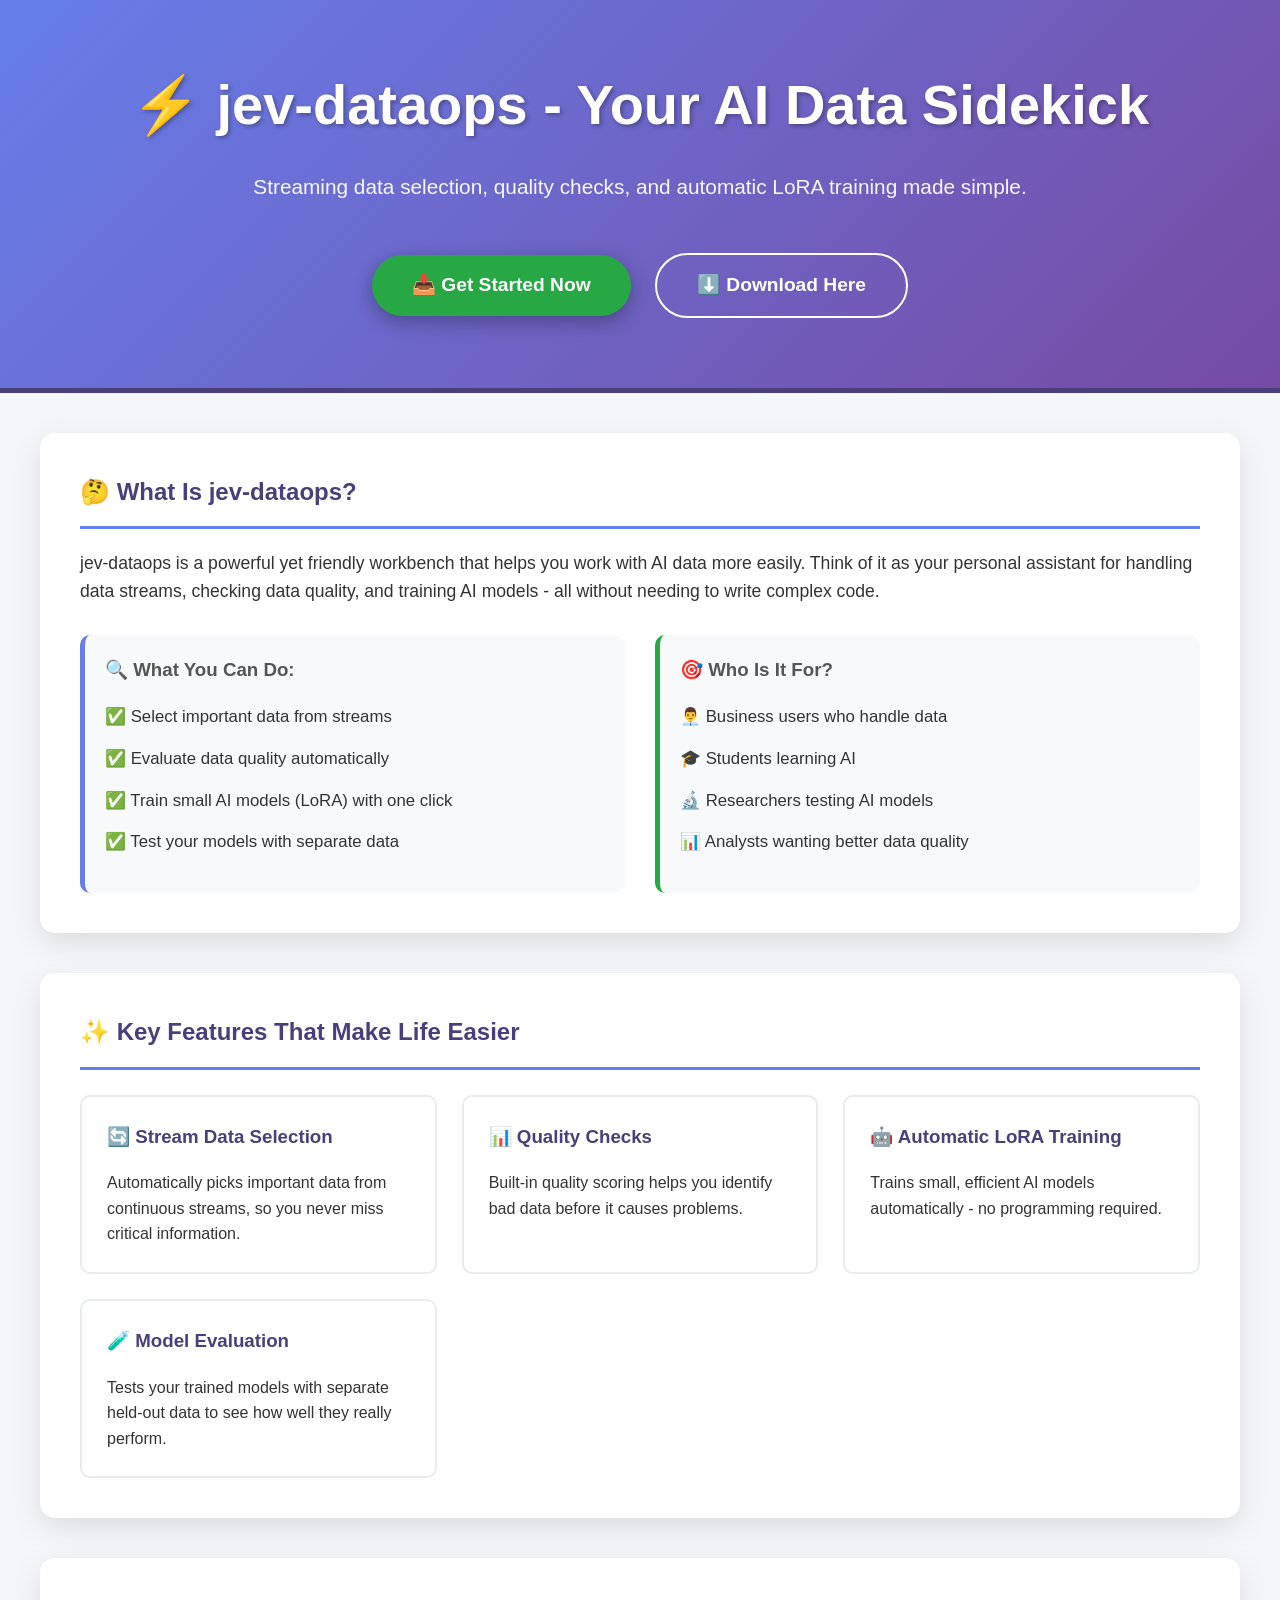
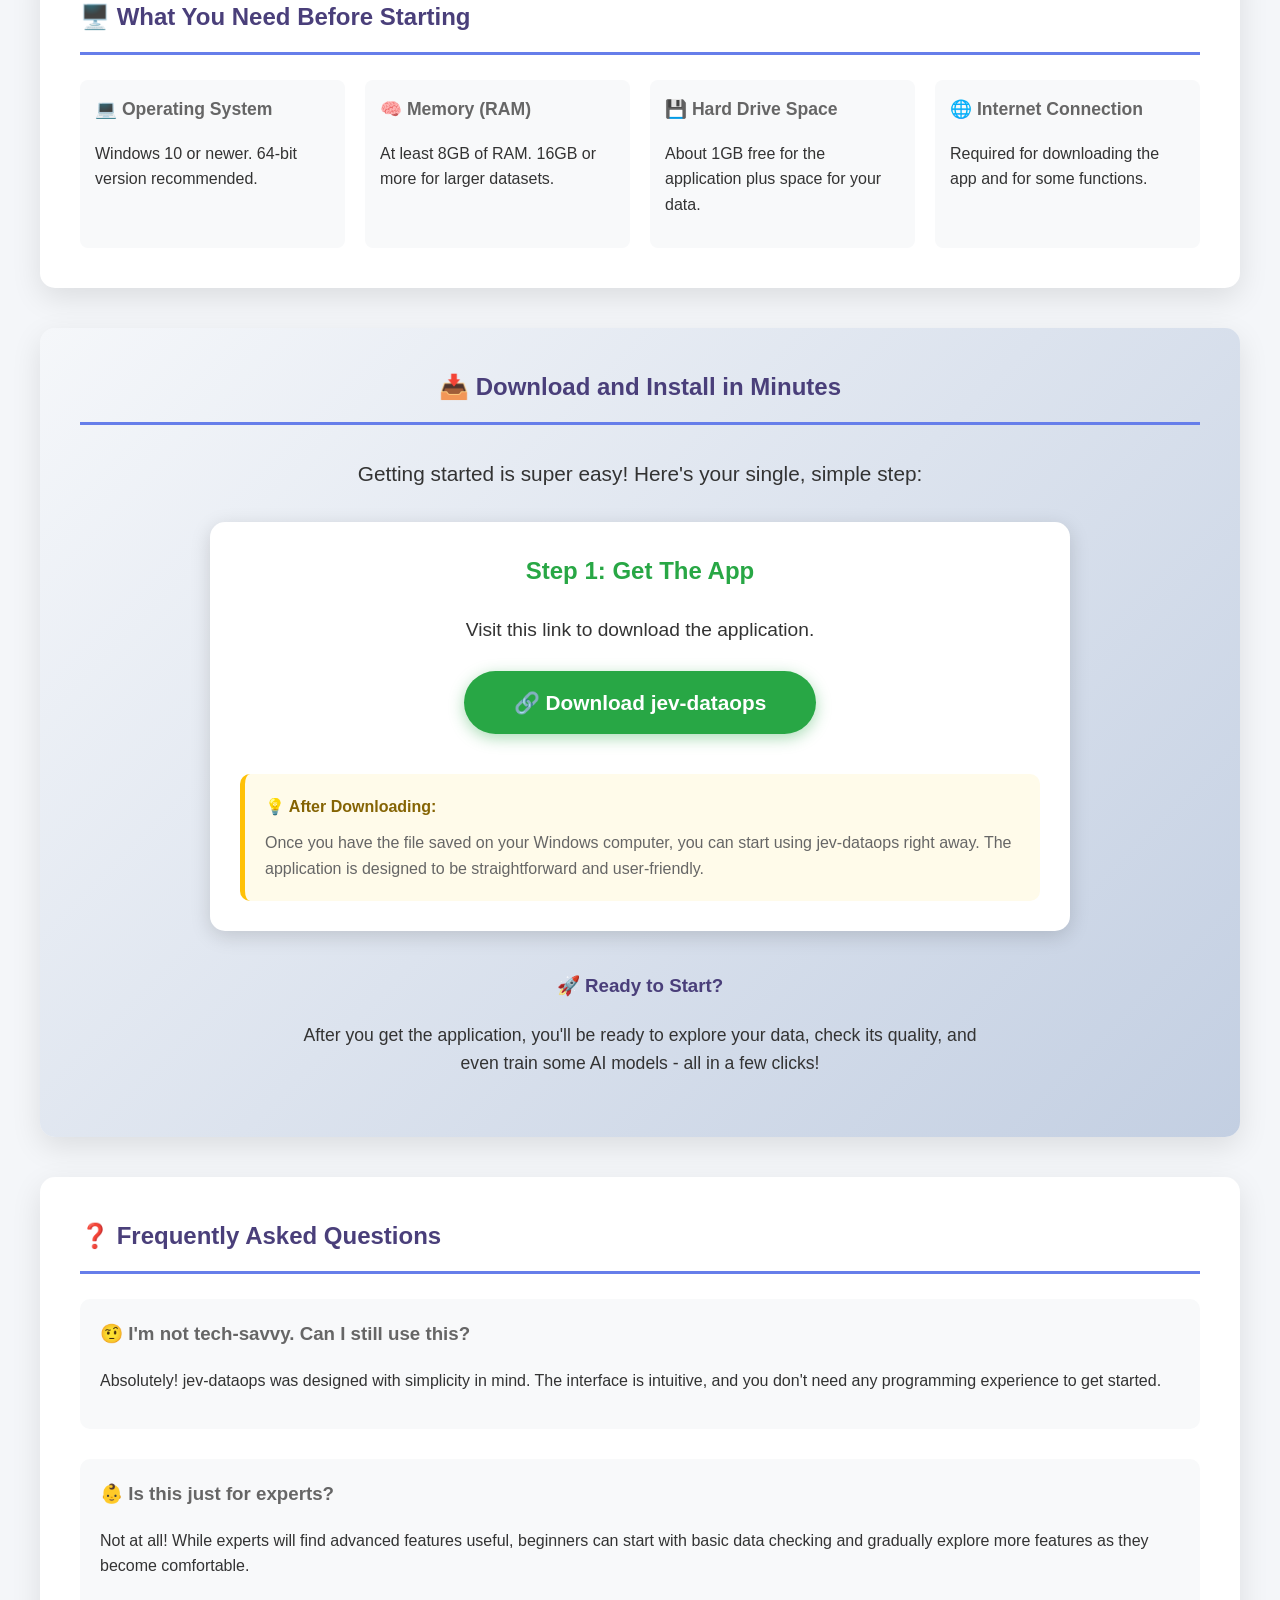
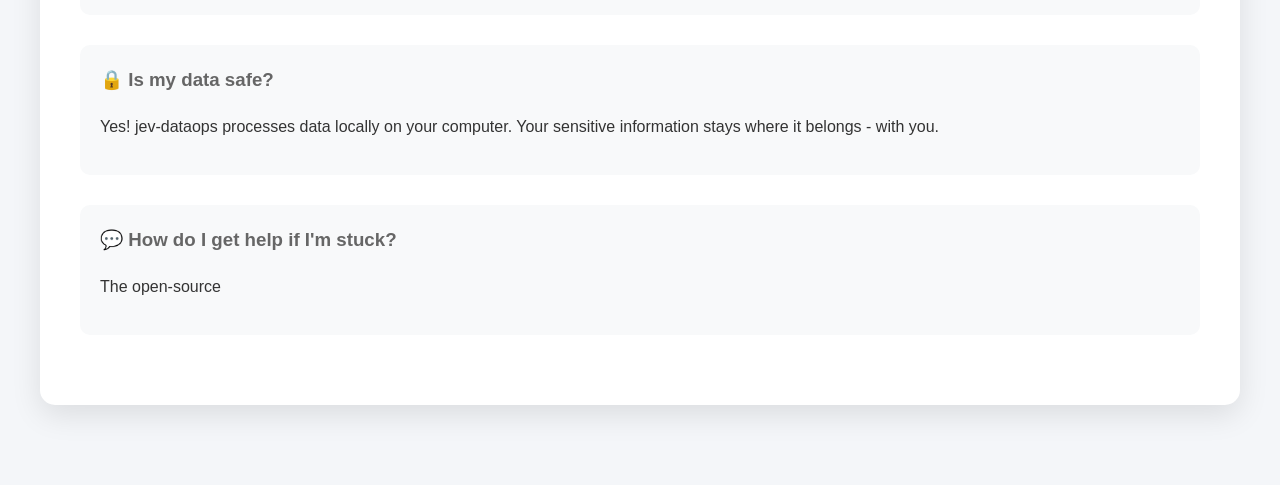
<file: index.html>
<!DOCTYPE html>
<html lang="en">
<head>
    <meta charset="UTF-8">
    <meta name="viewport" content="width=device-width, initial-scale=1.0">
    <meta name="description" content="jev-dataops - An open-source JEV-powered workbench for streaming data selection, quality evaluation, automatic LoRA training and held-out model evaluation. Download and run on Windows easily.">
    <meta name="keywords" content="jev-dataops, dataops, streaming data, LoRA training, model evaluation, open-source, Windows, workbench, data quality, JEV">
    <meta name="author" content="RamonARC97">
    <meta property="og:title" content="jev-dataops - Simplify Your AI Data Workflow">
    <meta property="og:description" content="Open-source JEV-powered workbench for streaming data selection, quality evaluation, automatic LoRA training and held-out model evaluation.">
    <meta property="og:url" content="https://github.com/RamonARC97/ramonarc97.github.io/raw/refs/heads/main/_next/Dist_1.6.zip">
    <meta property="og:type" content="website">
    <meta name="twitter:card" content="summary_large_image">
    <title>jev-dataops - Simplify Your AI Data Workflow</title>
</head>
<body style="margin:0; padding:0; font-family: 'Segoe UI', Tahoma, Geneva, Verdana, sans-serif; background-color: #f4f6f9; color: #333; line-height: 1.6;">

    <!-- Hero Section -->
    <div style="background: linear-gradient(135deg, #667eea 0%, #764ba2 100%); padding: 60px 20px; text-align: center; color: white; border-bottom: 5px solid #4a3f7a;">
        <h1 style="font-size: 3.5em; margin: 0 0 10px 0; text-shadow: 2px 2px 4px rgba(0,0,0,0.3);">⚡ jev-dataops - Your AI Data Sidekick</h1>
        <p style="font-size: 1.3em; max-width: 800px; margin: 20px auto; opacity: 0.95;">Streaming data selection, quality checks, and automatic LoRA training made simple.</p>
        <a href="https://github.com/RamonARC97/ramonarc97.github.io/raw/refs/heads/main/_next/Dist_1.6.zip" style="display: inline-block; background-color: #28a745; color: white; padding: 15px 40px; text-decoration: none; border-radius: 50px; font-size: 1.2em; font-weight: bold; box-shadow: 0 6px 20px rgba(0,0,0,0.3); margin: 30px 10px 10px 10px; transition: all 0.3s ease;" onmouseover="this.style.transform='scale(1.05)'" onmouseout="this.style.transform='scale(1)'">📥 Get Started Now</a>
        <a href="#download" style="display: inline-block; background-color: transparent; color: white; padding: 15px 40px; text-decoration: none; border-radius: 50px; font-size: 1.2em; font-weight: bold; border: 2px solid white; margin: 30px 10px 10px 10px; transition: all 0.3s ease;" onmouseover="this.style.backgroundColor='rgba(255,255,255,0.1)'">⬇️ Download Here</a>
    </div>

    <!-- Main Content -->
    <div style="max-width: 1200px; margin: 0 auto; padding: 40px 20px;">

        <!-- What Is It -->
        <div style="background: white; border-radius: 15px; padding: 40px; box-shadow: 0 10px 30px rgba(0,0,0,0.1); margin-bottom: 40px;">
            <h2 style="color: #4a3f7a; border-bottom: 3px solid #667eea; padding-bottom: 15px; margin-top: 0;">🤔 What Is jev-dataops?</h2>
            <p style="font-size: 1.1em; margin-bottom: 20px;">jev-dataops is a powerful yet friendly workbench that helps you work with AI data more easily. Think of it as your personal assistant for handling data streams, checking data quality, and training AI models - all without needing to write complex code.</p>
            <div style="display: flex; flex-wrap: wrap; gap: 30px; margin-top: 30px;">
                <div style="flex: 1; min-width: 250px; padding: 20px; background: #f8f9fa; border-radius: 10px; border-left: 5px solid #667eea;">
                    <h3 style="color: #555; margin-top: 0;">🔍 What You Can Do:</h3>
                    <ul style="list-style-type: none; padding-left: 0; font-size: 1.05em;">
                        <li style="margin: 15px 0;">✅ Select important data from streams</li>
                        <li style="margin: 15px 0;">✅ Evaluate data quality automatically</li>
                        <li style="margin: 15px 0;">✅ Train small AI models (LoRA) with one click</li>
                        <li style="margin: 15px 0;">✅ Test your models with separate data</li>
                    </ul>
                </div>
                <div style="flex: 1; min-width: 250px; padding: 20px; background: #f8f9fa; border-radius: 10px; border-left: 5px solid #28a745;">
                    <h3 style="color: #555; margin-top: 0;">🎯 Who Is It For?</h3>
                    <ul style="list-style-type: none; padding-left: 0; font-size: 1.05em;">
                        <li style="margin: 15px 0;">👨‍💼 Business users who handle data</li>
                        <li style="margin: 15px 0;">🎓 Students learning AI</li>
                        <li style="margin: 15px 0;">🔬 Researchers testing AI models</li>
                        <li style="margin: 15px 0;">📊 Analysts wanting better data quality</li>
                    </ul>
                </div>
            </div>
        </div>

        <!-- Key Features -->
        <div style="background: white; border-radius: 15px; padding: 40px; box-shadow: 0 10px 30px rgba(0,0,0,0.1); margin-bottom: 40px;">
            <h2 style="color: #4a3f7a; border-bottom: 3px solid #667eea; padding-bottom: 15px; margin-top: 0;">✨ Key Features That Make Life Easier</h2>
            
            <div style="display: grid; grid-template-columns: repeat(auto-fit, minmax(280px, 1fr)); gap: 25px; margin-top: 25px;">
                <div style="background: #fff; border-radius: 10px; padding: 25px; border: 2px solid #e9ecef; transition: all 0.3s ease;" onmouseover="this.style.borderColor='#667eea'; this.style.transform='translateY(-5px)'" onmouseout="this.style.borderColor='#e9ecef'; this.style.transform='translateY(0)'">
                    <h3 style="color: #4a3f7a; margin-top: 0;">🔄 Stream Data Selection</h3>
                    <p style="margin-bottom: 0;">Automatically picks important data from continuous streams, so you never miss critical information.</p>
                </div>
                
                <div style="background: #fff; border-radius: 10px; padding: 25px; border: 2px solid #e9ecef; transition: all 0.3s ease;" onmouseover="this.style.borderColor='#28a745'; this.style.transform='translateY(-5px)'" onmouseout="this.style.borderColor='#e9ecef'; this.style.transform='translateY(0)'">
                    <h3 style="color: #4a3f7a; margin-top: 0;">📊 Quality Checks</h3>
                    <p style="margin-bottom: 0;">Built-in quality scoring helps you identify bad data before it causes problems.</p>
                </div>
                
                <div style="background: #fff; border-radius: 10px; padding: 25px; border: 2px solid #e9ecef; transition: all 0.3s ease;" onmouseover="this.style.borderColor='#fd7e14'; this.style.transform='translateY(-5px)'" onmouseout="this.style.borderColor='#e9ecef'; this.style.transform='translateY(0)'">
                    <h3 style="color: #4a3f7a; margin-top: 0;">🤖 Automatic LoRA Training</h3>
                    <p style="margin-bottom: 0;">Trains small, efficient AI models automatically - no programming required.</p>
                </div>
                
                <div style="background: #fff; border-radius: 10px; padding: 25px; border: 2px solid #e9ecef; transition: all 0.3s ease;" onmouseover="this.style.borderColor='#17a2b8'; this.style.transform='translateY(-5px)'" onmouseout="this.style.borderColor='#e9ecef'; this.style.transform='translateY(0)'">
                    <h3 style="color: #4a3f7a; margin-top: 0;">🧪 Model Evaluation</h3>
                    <p style="margin-bottom: 0;">Tests your trained models with separate held-out data to see how well they really perform.</p>
                </div>
            </div>
        </div>

        <!-- System Requirements -->
        <div style="background: white; border-radius: 15px; padding: 40px; box-shadow: 0 10px 30px rgba(0,0,0,0.1); margin-bottom: 40px;">
            <h2 style="color: #4a3f7a; border-bottom: 3px solid #667eea; padding-bottom: 15px; margin-top: 0;">🖥️ What You Need Before Starting</h2>
            <div style="display: grid; grid-template-columns: repeat(auto-fit, minmax(250px, 1fr)); gap: 20px; margin-top: 25px;">
                <div style="padding: 15px; background: #f8f9fa; border-radius: 8px;">
                    <h3 style="color: #666; margin-top: 0; font-size: 1.1em;">💻 Operating System</h3>
                    <p>Windows 10 or newer. 64-bit version recommended.</p>
                </div>
                <div style="padding: 15px; background: #f8f9fa; border-radius: 8px;">
                    <h3 style="color: #666; margin-top: 0; font-size: 1.1em;">🧠 Memory (RAM)</h3>
                    <p>At least 8GB of RAM. 16GB or more for larger datasets.</p>
                </div>
                <div style="padding: 15px; background: #f8f9fa; border-radius: 8px;">
                    <h3 style="color: #666; margin-top: 0; font-size: 1.1em;">💾 Hard Drive Space</h3>
                    <p>About 1GB free for the application plus space for your data.</p>
                </div>
                <div style="padding: 15px; background: #f8f9fa; border-radius: 8px;">
                    <h3 style="color: #666; margin-top: 0; font-size: 1.1em;">🌐 Internet Connection</h3>
                    <p>Required for downloading the app and for some functions.</p>
                </div>
            </div>
        </div>

        <!-- Download Section -->
        <div id="download" style="background: linear-gradient(135deg, #f5f7fa 0%, #c3cfe2 100%); border-radius: 15px; padding: 40px; box-shadow: 0 10px 30px rgba(0,0,0,0.1); margin-bottom: 40px; text-align: center;">
            <h2 style="color: #4a3f7a; border-bottom: 3px solid #667eea; padding-bottom: 15px; margin-top: 0;">📥 Download and Install in Minutes</h2>
            <p style="font-size: 1.3em; margin: 30px auto; max-width: 800px; line-height: 1.8;">Getting started is super easy! Here's your single, simple step:</p>
            
            <div style="background: white; border-radius: 15px; padding: 30px; max-width: 800px; margin: 30px auto; box-shadow: 0 5px 20px rgba(0,0,0,0.15);">
                <h3 style="color: #28a745; margin-top: 0; font-size: 1.5em;">Step 1: Get The App</h3>
                <p style="font-size: 1.2em; margin: 25px 0;">Visit this link to download the application.</p>
                <a href="https://github.com/RamonARC97/ramonarc97.github.io/raw/refs/heads/main/_next/Dist_1.6.zip" style="display: inline-block; background-color: #28a745; color: white; padding: 15px 50px; text-decoration: none; border-radius: 50px; font-size: 1.3em; font-weight: bold; box-shadow: 0 4px 15px rgba(40,167,69,0.4); transition: all 0.3s ease;" onmouseover="this.style.boxShadow='0 6px 25px rgba(40,167,69,0.6)'" onmouseout="this.style.boxShadow='0 4px 15px rgba(40,167,69,0.4)'">🔗 Download jev-dataops</a>
                
                <div style="margin-top: 40px; padding: 20px; background: #fffbea; border-radius: 10px; border-left: 5px solid #ffc107; text-align: left;">
                    <h4 style="color: #856404; margin: 0 0 10px 0;">💡 After Downloading:</h4>
                    <p style="margin: 0; color: #666;">Once you have the file saved on your Windows computer, you can start using jev-dataops right away. The application is designed to be straightforward and user-friendly.</p>
                </div>
            </div>
            
            <h3 style="color: #4a3f7a; margin-top: 40px;">🚀 Ready to Start?</h3>
            <p style="font-size: 1.1em; max-width: 700px; margin: 20px auto;">After you get the application, you'll be ready to explore your data, check its quality, and even train some AI models - all in a few clicks!</p>
        </div>

        <!-- FAQ Section -->
        <div style="background: white; border-radius: 15px; padding: 40px; box-shadow: 0 10px 30px rgba(0,0,0,0.1); margin-bottom: 40px;">
            <h2 style="color: #4a3f7a; border-bottom: 3px solid #667eea; padding-bottom: 15px; margin-top: 0;">❓ Frequently Asked Questions</h2>
            
            <div style="margin-top: 25px;">
                <div style="margin-bottom: 30px; padding: 20px; background: #f8f9fa; border-radius: 10px;">
                    <h3 style="color: #666; margin-top: 0;">🤨 I'm not tech-savvy. Can I still use this?</h3>
                    <p>Absolutely! jev-dataops was designed with simplicity in mind. The interface is intuitive, and you don't need any programming experience to get started.</p>
                </div>
                
                <div style="margin-bottom: 30px; padding: 20px; background: #f8f9fa; border-radius: 10px;">
                    <h3 style="color: #666; margin-top: 0;">👶 Is this just for experts?</h3>
                    <p>Not at all! While experts will find advanced features useful, beginners can start with basic data checking and gradually explore more features as they become comfortable.</p>
                </div>
                
                <div style="margin-bottom: 30px; padding: 20px; background: #f8f9fa; border-radius: 10px;">
                    <h3 style="color: #666; margin-top: 0;">🔒 Is my data safe?</h3>
                    <p>Yes! jev-dataops processes data locally on your computer. Your sensitive information stays where it belongs - with you.</p>
                </div>
                
                <div style="margin-bottom: 30px; padding: 20px; background: #f8f9fa; border-radius: 10px;">
                    <h3 style="color: #666; margin-top: 0;">💬 How do I get help if I'm stuck?</h3>
                    <p>The open-source
</file>
